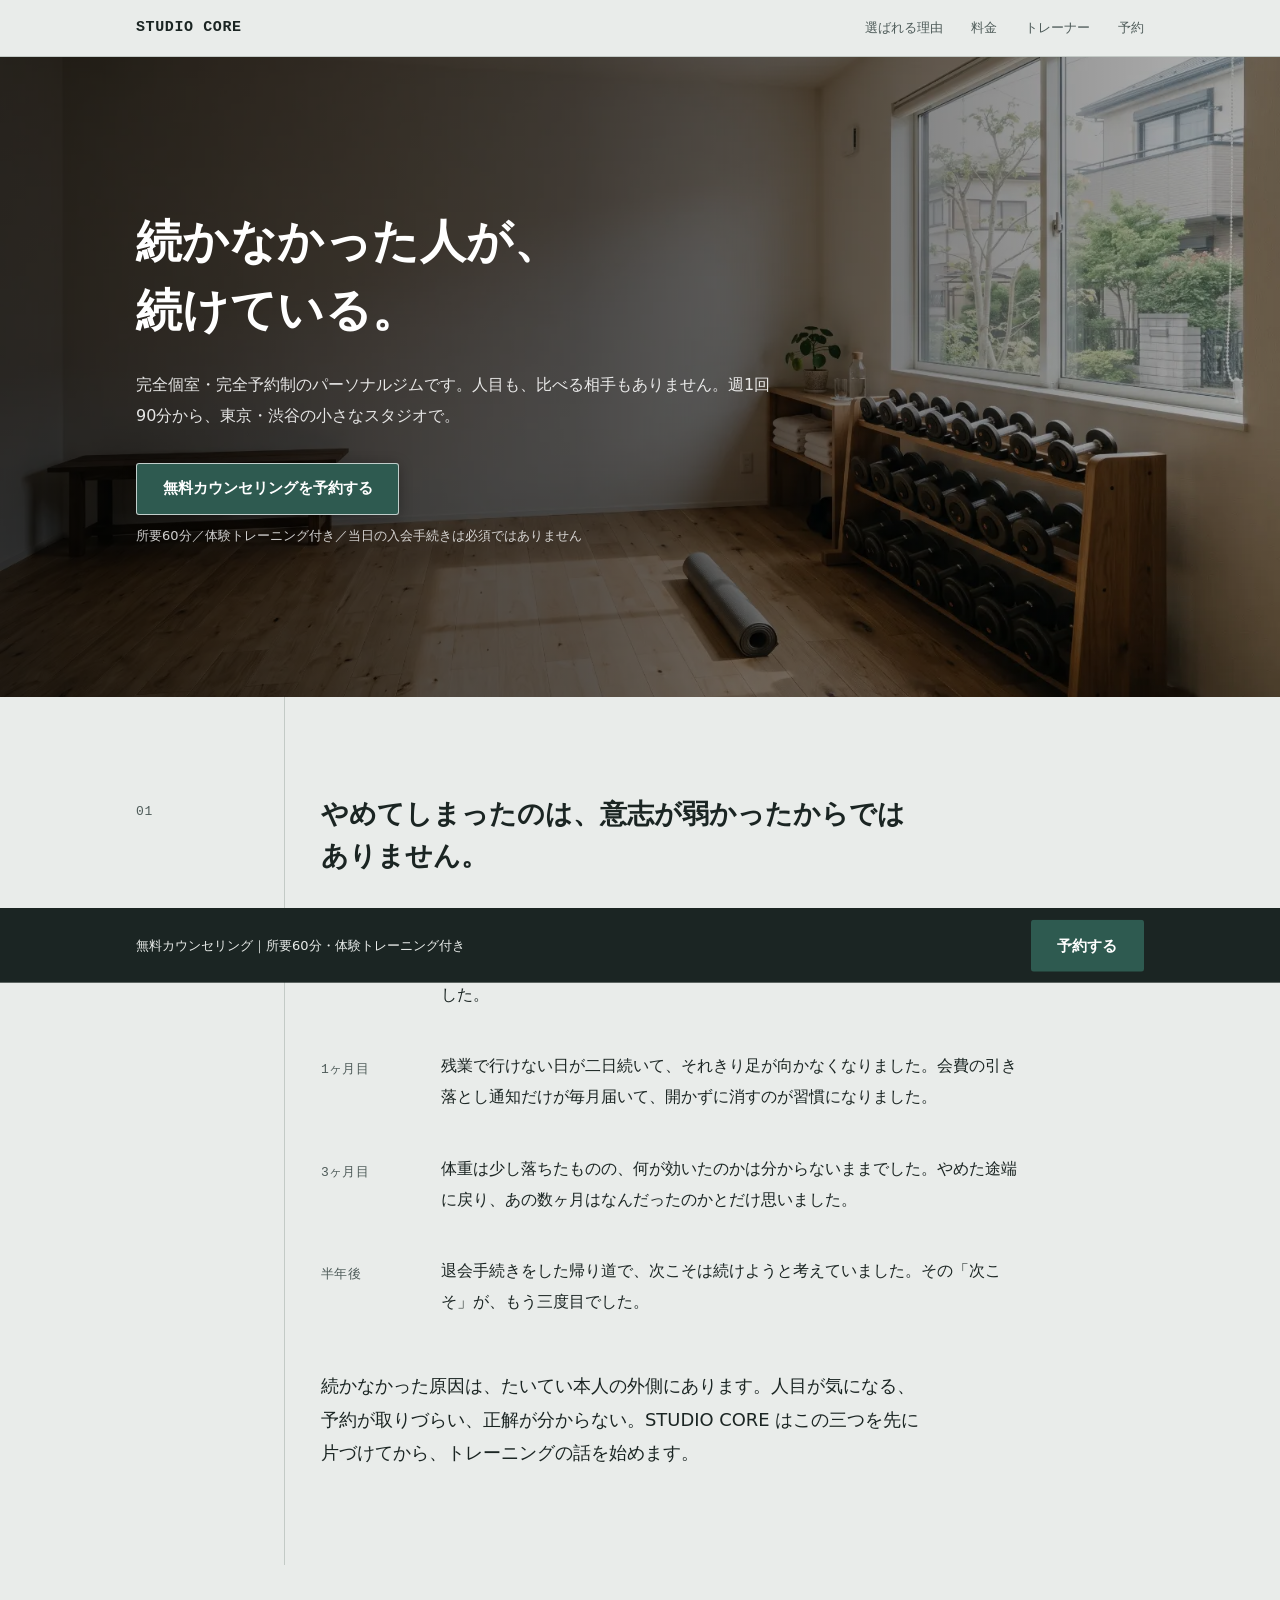
<file: index.html>
<!doctype html>
<html lang="ja">
<head>
<meta charset="utf-8">
<meta name="viewport" content="width=device-width, initial-scale=1">
<title>STUDIO CORE｜続かなかった人のための完全個室パーソナルジム（東京・渋谷）</title>
<meta name="description" content="ジム通いが続かなかった30〜40代のための完全個室・完全予約制のパーソナルジム。人目のない個室と専属トレーナー担当制で、週1回から無理なく続けられます。無料カウンセリングの予約はオンラインで完結。">
<link rel="canonical" href="https://wada3333.github.io/studio-core-lp/">
<link rel="icon" href="assets/favicon.svg" type="image/svg+xml">
<meta name="theme-color" content="#e9eceA">

<meta property="og:type" content="website">
<meta property="og:site_name" content="STUDIO CORE">
<meta property="og:title" content="STUDIO CORE｜続かなかった人のための完全個室パーソナルジム">
<meta property="og:description" content="人目も、比べる相手もない完全個室。続かなかった理由の方から片づける、東京・渋谷のパーソナルジムです。">
<meta property="og:url" content="https://wada3333.github.io/studio-core-lp/">
<meta property="og:image" content="https://wada3333.github.io/studio-core-lp/assets/images/hero.webp">
<meta property="og:locale" content="ja_JP">
<meta name="twitter:card" content="summary_large_image">
<meta name="twitter:title" content="STUDIO CORE｜続かなかった人のための完全個室パーソナルジム">
<meta name="twitter:description" content="人目も、比べる相手もない完全個室。続かなかった理由の方から片づける、東京・渋谷のパーソナルジムです。">
<meta name="twitter:image" content="https://wada3333.github.io/studio-core-lp/assets/images/hero.webp">

<link rel="preload" as="image" href="assets/images/hero.webp"
      imagesrcset="assets/images/hero-800.webp 800w, assets/images/hero-1200.webp 1200w, assets/images/hero.webp 1600w"
      imagesizes="100vw" fetchpriority="high">

<!-- Cloudflare Turnstile（予約フォームのスパム対策）。data-sitekey は公開値で、
     config.js の TURNSTILE_SITE_KEY と同じ値にすること。シークレットキーはここには置かない
     （GAS側で PropertiesService のスクリプトプロパティから取得する）。
     async のみを指定している（defer も付けると HTML 仕様上 async が優先され defer は
     無視される。両方書くと実態と食い違うため async 単独にしている）。
     このスクリプトは他の defer スクリプト（js/booking.js 等）の実行より先に
     取得でき次第すぐ実行され得る前提で、js/booking.js 側はその前提で
     タイミングに依存しない実装にしてある（該当箇所のコメント参照）。 -->
<script src="https://challenges.cloudflare.com/turnstile/v0/api.js" async></script>

<!-- ===========================================================
     Critical CSS（css/critical.css のインライン展開。編集時は両方を更新すること）
     残りの CSS は下の preload で非同期に読み込む。
     =========================================================== -->
<style>
:root{
  --paper:#e9eceA;--panel:#f7f8f7;--ink:#1b2523;--muted:#4f5c5a;--line:#c3cac6;--accent:#2e5a50;
  --font-sans:system-ui,-apple-system,"Hiragino Kaku Gothic ProN","Hiragino Sans","Yu Gothic","Yu Gothic UI","Noto Sans JP",Meiryo,sans-serif;
  --font-num:ui-monospace,"SFMono-Regular","Cascadia Mono",Menlo,Consolas,"Courier New",monospace;
  --fs-h1:clamp(1.75rem,5.2vw,2.875rem);--fs-h2:clamp(1.3125rem,2.6vw,1.6875rem);--fs-h3:clamp(1.0625rem,1.4vw,1.1875rem);
  --fs-body:1rem;--fs-small:.8125rem;
  --rail:148px;--measure:40rem;--page-max:68rem;--gutter:clamp(1.25rem,4vw,2.5rem);--sec-space:clamp(3.5rem,8vw,6rem);
}
@media (max-width:47.99em){:root{--rail:2.75rem}}
*,*::before,*::after{box-sizing:border-box}
html{-webkit-text-size-adjust:100%}
body{margin:0;background:var(--paper);color:var(--ink);font-family:var(--font-sans);font-size:var(--fs-body);line-height:1.95;text-underline-offset:.2em}
h1,h2,h3,.faq summary,.receipt__amount{font-feature-settings:"palt" 1}
h1,h2,h3,p,ul,ol,figure,blockquote,dl,dd{margin:0}
img{display:block;max-width:100%;height:auto}
a{color:inherit}
button,input,select,textarea{font:inherit;color:inherit}
:focus-visible{outline:2px solid var(--accent);outline-offset:3px;border-radius:2px}
.skip-link{position:absolute;left:var(--gutter);top:0;z-index:100;padding:.6rem 1rem;background:var(--accent);color:#fff;text-decoration:none;transform:translateY(-150%)}
.skip-link:focus{transform:translateY(0)}
.visually-hidden{position:absolute!important;width:1px;height:1px;margin:-1px;padding:0;overflow:hidden;clip:rect(0 0 0 0);clip-path:inset(50%);white-space:nowrap;border:0}
.num{font-family:var(--font-num);font-variant-numeric:tabular-nums;letter-spacing:0}
.wrap{max-width:var(--page-max);margin-inline:auto;padding-inline:var(--gutter)}
.site-head{border-bottom:1px solid var(--line)}
.site-head__inner{display:flex;align-items:center;justify-content:space-between;gap:1rem;min-height:3.5rem}
.wordmark{font-family:var(--font-num);font-size:.9375rem;letter-spacing:.04em;font-weight:600;text-decoration:none}
.site-nav{display:flex;gap:clamp(.75rem,3vw,1.75rem);font-size:var(--fs-small)}
.site-nav a{color:var(--muted);text-decoration:none;padding-block:.5rem}
.site-nav a:hover{color:var(--ink);text-decoration:underline}
.btn{display:inline-block;border:1px solid transparent;border-radius:3px;padding:.9rem 1.6rem;font-size:.9375rem;font-weight:600;line-height:1.4;text-align:center;text-decoration:none;cursor:pointer;background:var(--accent);color:#fff}
.btn:hover{background:color-mix(in srgb,var(--accent) 84%,var(--ink))}
.btn:disabled{background:var(--muted);cursor:not-allowed;opacity:.72}
.btn--ghost{background:transparent;color:var(--ink);border-color:var(--line)}
.btn--ghost:hover{background:var(--panel);border-color:var(--muted)}
.btn--small{padding:.55rem 1rem;font-size:var(--fs-small)}
.btn-note{display:block;margin-top:.65rem;font-size:var(--fs-small);color:var(--muted);line-height:1.7}
.hero{position:relative;isolation:isolate;padding-block:clamp(3.5rem,10vw,6.5rem);display:flex;align-items:center;overflow:hidden;min-height:min(78vh,40rem);min-height:min(78svh,40rem)}@media (max-width:74.99em){.hero{min-height:min(88vh,155vw);min-height:min(88svh,155vw);align-items:flex-end;padding-block:clamp(3rem,8vw,4.5rem) clamp(2.5rem,7vw,4rem)}}
.hero__media{position:absolute;inset:0;z-index:-1;background:var(--panel)}
.hero__media img{width:100%;height:100%;object-fit:cover}
.hero__media img,.hero__video{transform:scaleX(-1);object-position:10% 50%}.hero__media::after{content:"";position:absolute;inset:0;background:linear-gradient(to top,rgba(0,0,0,.8) 0%,rgba(0,0,0,.68) 45%,rgba(0,0,0,.12) 100%),linear-gradient(to right,rgba(0,0,0,.3),rgba(0,0,0,0))}@media (min-width:75em){.hero__media img,.hero__video{object-position:50% 50%}.hero__media::after{background:linear-gradient(to right,rgba(0,0,0,.74) 0%,rgba(0,0,0,.66) 45%,rgba(0,0,0,.28) 100%)}}.hero__inner{width:100%}.hero__copy{position:relative;z-index:1;width:min(100%,41rem)}.hero .btn{border-color:rgba(255,255,255,.7);box-shadow:0 2px 14px rgba(0,0,0,.3)}.hero__title{font-size:var(--fs-h1);line-height:1.5;font-weight:600;letter-spacing:.01em;max-width:18em}
.hero__lead{margin-top:1.5rem;max-width:var(--measure)}
.hero__actions{margin-top:2rem}.hero__title{color:#fff}.hero__lead{color:rgba(255,255,255,.88)}.hero__actions .btn-note{color:rgba(255,255,255,.8)}
.sec{display:grid;grid-template-columns:var(--rail) minmax(0,1fr);align-items:start}
.sec__index{font-family:var(--font-num);font-size:var(--fs-small);color:var(--muted);padding-top:calc(var(--sec-space) + .35rem);padding-right:1rem;letter-spacing:.06em}
.sec__body{border-left:1px solid var(--line);padding:var(--sec-space) 0 var(--sec-space) clamp(1.25rem,3vw,2.25rem);min-width:0}
.sec__title{font-size:var(--fs-h2);line-height:1.55;font-weight:600;max-width:22em}
.sec__lead{margin-top:1.25rem;max-width:var(--measure);color:var(--muted)}
.timeline{margin-top:2.5rem;display:grid;gap:clamp(1.75rem,4vw,2.5rem);max-width:44rem}.timeline__item{display:grid;grid-template-columns:6.5rem minmax(0,1fr);gap:0 1rem}.timeline__when{font-family:var(--font-num);font-size:var(--fs-small);color:var(--muted);padding-top:.45rem;letter-spacing:.02em}.timeline__text{margin:0}.empathy__close{margin-top:clamp(2.5rem,5vw,3.25rem);max-width:38rem;font-size:var(--fs-h3);line-height:1.85}@media (max-width:40em){.timeline__item{grid-template-columns:1fr;gap:.25rem}.timeline__when{padding-top:0}}
#empathy,#reasons,#pricing,#trainers,#voices,#booking,#faq,.site-foot{content-visibility:auto}
#empathy{contain-intrinsic-size:auto 1050px}#reasons{contain-intrinsic-size:auto 1950px}#pricing{contain-intrinsic-size:auto 1650px}#trainers{contain-intrinsic-size:auto 1100px}#voices{contain-intrinsic-size:auto 900px}#booking{contain-intrinsic-size:auto 560px}#faq{contain-intrinsic-size:auto 630px}.site-foot{contain-intrinsic-size:auto 450px}
.sticky-cta{position:fixed;left:0;right:0;bottom:0;z-index:50;background:var(--ink);color:var(--paper);border-top:1px solid var(--ink);transform:translateY(110%);transition:transform .28s ease;will-change:transform}
.sticky-cta.is-visible{transform:translateY(0)}
.sticky-cta__inner{display:flex;align-items:center;justify-content:space-between;gap:1rem;padding-block:.7rem}
.sticky-cta__text{font-size:var(--fs-small);line-height:1.6;margin:0}
.sticky-cta .btn{flex:none}
.sticky-cta :focus-visible{outline-color:var(--paper)}
@media (prefers-reduced-motion:reduce){*,*::before,*::after{animation-duration:.001ms!important;animation-iteration-count:1!important;transition-duration:.001ms!important;scroll-behavior:auto!important}}
</style>

<link rel="preload" href="css/main.css" as="style" onload="this.onload=null;this.rel='stylesheet'">
<noscript><link rel="stylesheet" href="css/main.css"></noscript>

<script type="application/ld+json">
{
  "@context": "https://schema.org",
  "@type": "ExerciseGym",
  "name": "STUDIO CORE",
  "description": "続かなかった人のための完全個室・完全予約制パーソナルジム。専属トレーナー担当制と食事サポートで、週1回から続けられる設計にしています。",
  "url": "https://wada3333.github.io/studio-core-lp/",
  "image": "https://wada3333.github.io/studio-core-lp/assets/images/hero.webp",
  "telephone": "+81-3-0000-0000",
  "priceRange": "￥￥",
  "address": {
    "@type": "PostalAddress",
    "streetAddress": "○○ 1-2-3 コアビル 4F",
    "addressLocality": "渋谷区",
    "addressRegion": "東京都",
    "postalCode": "150-0000",
    "addressCountry": "JP"
  },
  "openingHoursSpecification": [{
    "@type": "OpeningHoursSpecification",
    "dayOfWeek": ["Monday", "Tuesday", "Thursday", "Friday", "Saturday", "Sunday"],
    "opens": "10:00",
    "closes": "21:00"
  }],
  "makesOffer": [
    { "@type": "Offer", "name": "ライト（週1回・3ヶ月）", "price": "33000", "priceCurrency": "JPY" },
    { "@type": "Offer", "name": "スタンダード（週2回・3ヶ月）", "price": "59400", "priceCurrency": "JPY" },
    { "@type": "Offer", "name": "コミット（週2回・6ヶ月）", "price": "52800", "priceCurrency": "JPY" }
  ]
}
</script>
<script type="application/ld+json">
{
  "@context": "https://schema.org",
  "@type": "FAQPage",
  "mainEntity": [
    { "@type": "Question", "name": "運動経験がまったくありません。ついていけますか。",
      "acceptedAnswer": { "@type": "Answer", "text": "ご入会の8割が運動経験のない方です。初回は可動域と生活リズムの確認だけで終わることもあります。負荷は3回目以降から少しずつ足していきます。" } },
    { "@type": "Question", "name": "他の利用者と顔を合わせますか。",
      "acceptedAnswer": { "@type": "Answer", "text": "トレーニングルームは完全個室で、更衣も個室内で完結します。前後の予約の間に15分の間隔を設けているため、他のお客様と顔を合わせることはありません。" } },
    { "@type": "Question", "name": "予約の変更やキャンセルはできますか。",
      "acceptedAnswer": { "@type": "Answer", "text": "前日21時までのご連絡で無料で振替できます。当日のキャンセルは1回分の消化となりますが、体調不良の場合はこの限りではありません。" } },
    { "@type": "Question", "name": "食事は制限されますか。",
      "acceptedAnswer": { "@type": "Answer", "text": "禁止食は設けません。食事サポートは記録に対して選択肢を足していく形式です。外食や飲み会の予定を先に共有していただければ、その前後で調整します。" } },
    { "@type": "Question", "name": "途中で通えなくなった場合はどうなりますか。",
      "acceptedAnswer": { "@type": "Answer", "text": "月単位で休会できます（休会中の月会費は不要、事務手数料1,100円）。残ったセッションは有効期限内であれば再開後に消化いただけます。" } },
    { "@type": "Question", "name": "無料カウンセリングでは何をしますか。",
      "acceptedAnswer": { "@type": "Answer", "text": "所要60分です。これまで続かなかった状況の聞き取り、体組成の測定、20分程度の体験トレーニングを行います。その場での入会手続きは必須ではありません。" } }
  ]
}
</script>
</head>
<body>
<a class="skip-link" href="#main">本文へスキップ</a>

<header class="site-head">
  <div class="wrap site-head__inner">
    <a class="wordmark" href="#main">STUDIO&nbsp;CORE</a>
    <nav class="site-nav" aria-label="ページ内メニュー">
      <a href="#reasons">選ばれる理由</a>
      <a href="#pricing">料金</a>
      <a href="#trainers">トレーナー</a>
      <a href="#booking">予約</a>
    </nav>
  </div>
</header>

<main id="main">

  <!-- ============================ ヒーロー ============================ -->
  <section class="hero" aria-labelledby="hero-title">
    <!-- 背景。装飾なので alt は空にし、内容は本文で伝える。
         動画は js/ui.js が「広い画面 かつ prefers-reduced-motion でない」場合にだけ、
         load 後に生成して再生する（モバイルでは読み込まない／LCPを妨げない）。 -->
    <div class="hero__media"
         data-video="assets/video/hero-loop.mp4"
         data-poster="assets/images/hero.webp">
      <img src="assets/images/hero.webp"
           srcset="assets/images/hero-800.webp 800w, assets/images/hero-1200.webp 1200w, assets/images/hero.webp 1600w"
           sizes="100vw"
           width="1600" height="893" alt="" fetchpriority="high" decoding="async">
    </div>
    <div class="wrap hero__inner">
      <!-- 局所スクリムをテキストの実幅に合わせるためのラッパー -->
      <div class="hero__copy">
        <h1 class="hero__title" id="hero-title">続かなかった人が、<br>続けている。</h1>
        <p class="hero__lead">完全個室・完全予約制のパーソナルジムです。人目も、比べる相手もありません。週1回90分から、東京・渋谷の小さなスタジオで。</p>
        <p class="hero__actions">
          <a class="btn" href="#booking" data-cta="hero">無料カウンセリングを予約する</a>
          <span class="btn-note">所要60分／体験トレーニング付き／当日の入会手続きは必須ではありません</span>
        </p>
      </div>
    </div>
  </section>

  <!-- ======================= 01 共感パート ========================== -->
  <section class="sec wrap" id="empathy" aria-labelledby="empathy-title">
    <p class="sec__index" aria-hidden="true">01</p>
    <div class="sec__body">
      <h2 class="sec__title" id="empathy-title">やめてしまったのは、意志が弱かったからではありません。</h2>
      <div class="timeline">
        <div class="timeline__item">
          <p class="timeline__when">入会1週目</p>
          <p class="timeline__text">はりきってマシンの使い方を覚えようとしたけれど、周りは慣れた人ばかりでした。順番を待つあいだ、自分だけが場違いな気がして、鏡のない隅を探していました。</p>
        </div>
        <div class="timeline__item">
          <p class="timeline__when">1ヶ月目</p>
          <p class="timeline__text">残業で行けない日が二日続いて、それきり足が向かなくなりました。会費の引き落とし通知だけが毎月届いて、開かずに消すのが習慣になりました。</p>
        </div>
        <div class="timeline__item">
          <p class="timeline__when">3ヶ月目</p>
          <p class="timeline__text">体重は少し落ちたものの、何が効いたのかは分からないままでした。やめた途端に戻り、あの数ヶ月はなんだったのかとだけ思いました。</p>
        </div>
        <div class="timeline__item">
          <p class="timeline__when">半年後</p>
          <p class="timeline__text">退会手続きをした帰り道で、次こそは続けようと考えていました。その「次こそ」が、もう三度目でした。</p>
        </div>
      </div>
      <p class="empathy__close">続かなかった原因は、たいてい本人の外側にあります。人目が気になる、予約が取りづらい、正解が分からない。STUDIO CORE はこの三つを先に片づけてから、トレーニングの話を始めます。</p>
    </div>
  </section>

  <!-- ======================= 02 選ばれる理由 ======================== -->
  <section class="sec wrap" id="reasons" aria-labelledby="reasons-title">
    <p class="sec__index" aria-hidden="true">02</p>
    <div class="sec__body">
      <h2 class="sec__title" id="reasons-title">続けるための条件を、先に整えました。</h2>
      <p class="sec__lead">設備の豪華さではなく、通えなくなる理由をひとつずつ潰す方向で設計しています。</p>

      <div class="reasons">
        <article class="reason">
          <p class="reason__no" aria-hidden="true">01</p>
          <h3 class="reason__title">完全個室。着替えから測定まで、部屋を出ません。</h3>
          <p class="reason__text">トレーニングルームは一室ずつ独立していて、同じ時間に他の方が入ることはありません。更衣もシャワーも室内で完結します。体組成の測定値をその場で口に出されるのが苦手な方には、紙とアプリだけで共有する運用にも変更できます。</p>
          <figure class="reason__media media">
            <img src="assets/images/reason-1.webp" width="1200" height="896" alt="木のドアが閉じられた個室のトレーニングルーム。窓からの自然光の下に、パワーラックとベンチ、床のヨガマットが一組だけ置かれている" loading="lazy" decoding="async">
          </figure>
        </article>

        <article class="reason">
          <p class="reason__no" aria-hidden="true">02</p>
          <h3 class="reason__title">担当は最後まで同じトレーナーです。</h3>
          <p class="reason__text">前回お話しした内容を説明し直すことも、体調の事情を毎回伝え直すこともありません。担当は入会時に決まり、変更を希望されない限り契約期間を通して替わりません。</p>
          <figure class="reason__media media">
            <img src="assets/images/reason-2.webp" width="1200" height="896" alt="個室で向かい合って椅子に座り、タブレットを膝に置いたトレーナーが利用者の話を聞いている様子" loading="lazy" decoding="async">
          </figure>
        </article>

        <article class="reason">
          <p class="reason__no" aria-hidden="true">03</p>
          <h3 class="reason__title">食事は、禁止ではなく順番を変えるところから。</h3>
          <p class="reason__text">食事サポート（オプション）をご利用の場合、食べてはいけないものは設けません。写真を送っていただければ、翌朝までに「次に足すもの」を一つだけ返します。飲み会や出張の予定を先に共有していただければ、その週の配分をこちらで組み替えます。制限を守れなかった記憶を増やさないことを優先しています。</p>
          <figure class="reason__media media">
            <img src="assets/images/reason-3.webp" width="1200" height="896" alt="木のテーブルに並んだ和定食（焼き魚・味噌汁・白米・小鉢）のそばで、食事記録アプリを開いたスマートフォンを持つ手元" loading="lazy" decoding="async">
          </figure>
        </article>
      </div>
    </div>
  </section>

  <!-- ==================== 03 料金＋シミュレーター ==================== -->
  <section class="sec wrap" id="pricing" aria-labelledby="pricing-title">
    <p class="sec__index" aria-hidden="true">03</p>
    <div class="sec__body">
      <h2 class="sec__title" id="pricing-title">料金は3プラン。組み合わせはその場で計算できます。</h2>
      <p class="sec__lead">表の3プランが基本の組み合わせです。週3回や12ヶ月など、表にない組み合わせも承っており、下の料金シミュレーターで金額を確認できます。入会金 22,000円は、無料カウンセリング当日にご入会の場合は無料になります。</p>

      <div class="plan-table-wrap">
        <table class="plan-table" role="table">
          <caption>基本プラン（税込・月額）</caption>
          <thead role="rowgroup">
            <tr role="row">
              <th role="columnheader" scope="col">プラン</th>
              <th role="columnheader" scope="col">週回数</th>
              <th role="columnheader" scope="col">期間</th>
              <th role="columnheader" scope="col">月額</th>
              <th role="columnheader" scope="col" class="summary">向いている方</th>
            </tr>
          </thead>
          <tbody role="rowgroup">
            <tr role="row">
              <th role="rowheader" scope="row">ライト</th>
              <td role="cell" class="price" data-label="週回数">週1回</td>
              <td role="cell" class="price" data-label="期間">3ヶ月</td>
              <td role="cell" class="price" data-label="月額">33,000円</td>
              <td role="cell" class="summary" data-label="向いている方">まず3ヶ月、通えることを確かめたい方</td>
            </tr>
            <tr role="row">
              <th role="rowheader" scope="row">スタンダード</th>
              <td role="cell" class="price" data-label="週回数">週2回</td>
              <td role="cell" class="price" data-label="期間">3ヶ月</td>
              <td role="cell" class="price" data-label="月額">59,400円</td>
              <td role="cell" class="summary" data-label="向いている方">体の変化を実感まで持っていきたい方</td>
            </tr>
            <tr role="row">
              <th role="rowheader" scope="row">コミット</th>
              <td role="cell" class="price" data-label="週回数">週2回</td>
              <td role="cell" class="price" data-label="期間">6ヶ月</td>
              <td role="cell" class="price" data-label="月額">52,800円</td>
              <td role="cell" class="summary" data-label="向いている方">半年かけて習慣にしたい方（月額が最も下がります）</td>
            </tr>
          </tbody>
        </table>
      </div>
      <p class="plan-note">オプション：食事サポート +11,000円/月、パーソナルストレッチ +5,500円/月</p>

      <!-- 料金シミュレーター -->
      <div class="sim">
        <form id="sim-form" novalidate>
          <h3 class="sim__title" id="sim-title">料金シミュレーター</h3>
          <p class="sim__hint">週回数・期間・オプションを選ぶと、右の伝票がその場で書き換わります。</p>

          <fieldset>
            <legend>週の回数</legend>
            <div class="choices" id="sim-frequency"></div>
          </fieldset>

          <fieldset>
            <legend>契約期間</legend>
            <div class="choices" id="sim-months"></div>
          </fieldset>

          <fieldset>
            <legend>オプション</legend>
            <div class="checks" id="sim-options"></div>
          </fieldset>

          <fieldset>
            <legend>入会金</legend>
            <div class="checks">
              <label class="check" for="sim-waiver">
                <input type="checkbox" id="sim-waiver" name="waiver" checked>
                <span>無料カウンセリング当日に入会する
                  <small>入会金 22,000円が無料になります。外すと総額に加算されます。</small>
                </span>
              </label>
            </div>
          </fieldset>
        </form>

        <div class="receipt" id="sim-receipt" aria-labelledby="sim-title">
          <p class="receipt__head">選択中のプラン<b class="receipt__plan" id="sim-plan-name">—</b></p>
          <dl class="receipt__rows" id="sim-rows"></dl>
          <div class="receipt__total" aria-live="polite">
            <p class="receipt__total-label">月額（税込）</p>
            <strong class="receipt__amount"><span id="sim-monthly">—</span><span>円</span></strong>
            <p class="receipt__sub" id="sim-sub"></p>
          </div>
          <p class="receipt__actions">
            <a class="btn" href="#booking" data-cta="pricing">この内容で無料カウンセリングへ</a>
          </p>
        </div>
      </div>
    </div>
  </section>

  <!-- ======================= 04 トレーナー ========================== -->
  <section class="sec wrap" id="trainers" aria-labelledby="trainers-title">
    <p class="sec__index" aria-hidden="true">04</p>
    <div class="sec__body">
      <h2 class="sec__title" id="trainers-title">担当する3人です。</h2>
      <p class="sec__lead">カウンセリングでのお話をもとに、通う曜日と相性で担当を決めます。指名も承ります。</p>

      <div class="people">
        <article class="person">
          <figure class="person__photo media">
            <img src="assets/images/trainer-1.webp" width="600" height="600" alt="トレーナー 佐倉湊のポートレート" loading="lazy" decoding="async">
          </figure>
          <div>
            <h3 class="person__name">佐倉 湊<span class="person__role">運動再開・腰まわりのケア</span></h3>
            <p class="person__word">「三日で終わった」と話す方を8年見てきました。入会してすぐは追い込みません。やめる理由を作らないことが、最初の1ヶ月の仕事だと思っています。</p>
            <p class="person__meta">担当実績 620名／NSCA-CPT</p>
          </div>
        </article>

        <article class="person">
          <figure class="person__photo media">
            <img src="assets/images/trainer-2.webp" width="600" height="600" alt="トレーナー 東千尋のポートレート" loading="lazy" decoding="async">
          </figure>
          <div>
            <h3 class="person__name">東 千尋<span class="person__role">食事設計・生活リズム</span></h3>
            <p class="person__word">外食が多い方ほど、削るより足すほうがうまくいきます。コンビニで買えるものだけで組み直すこともよくあります。</p>
            <p class="person__meta">担当実績 480名／管理栄養士</p>
          </div>
        </article>

        <article class="person">
          <figure class="person__photo media">
            <img src="assets/images/trainer-3.webp" width="600" height="600" alt="トレーナー 宮園岳のポートレート" loading="lazy" decoding="async">
          </figure>
          <div>
            <h3 class="person__name">宮園 岳<span class="person__role">姿勢改善・デスクワークの疲労</span></h3>
            <p class="person__word">重さを扱う前に、座り方と呼吸を整えます。肩と腰が軽くなると、次の予約を入れやすくなります。</p>
            <p class="person__meta">担当実績 350名／理学療法士</p>
          </div>
        </article>
      </div>
    </div>
  </section>

  <!-- ======================= 05 お客様の声 ========================== -->
  <section class="sec wrap" id="voices" aria-labelledby="voices-title">
    <p class="sec__index" aria-hidden="true">05</p>
    <div class="sec__body">
      <h2 class="sec__title" id="voices-title">通われている方の話です。</h2>

      <div class="voices">
        <figure class="voice">
          <blockquote><p>過去に2回やめています。ここでは初回に「行けない週があっても回数を繰り越せる」と言われたのが大きかったです。出張の週は振替にしてもらい、7ヶ月で一度も途切れていません。階段で息が上がらなくなった頃から、休日に子どもと出かける回数が増えました。</p></blockquote>
          <figcaption><b>38歳・会社員（システム開発）</b>／通われて7ヶ月／週2回</figcaption>
        </figure>

        <figure class="voice">
          <blockquote><p>体重より先に、朝起きる時間が安定しました。夜のトレーニング後に食べすぎるのが悩みでしたが、食事の写真を送ると翌朝に一行だけ返信が来る形式で、責められている感じがしません。数字は5ヶ月で6kg落ちましたが、それよりスーツのウエストが緩んで、朝の着替えが億劫でなくなったことが自分では大きいです。</p></blockquote>
          <figcaption><b>42歳・会社員（法人営業）</b>／通われて5ヶ月／週2回</figcaption>
        </figure>

        <figure class="voice">
          <blockquote><p>大手のジムで人目が気になって続かなかったクチです。個室で、担当も同じ方のまま。前回の話を繰り返さなくていいので、通うことに気力を使わなくなりました。10ヶ月経って、今は週1回に落として続けています。</p></blockquote>
          <figcaption><b>34歳・会社員（人事）</b>／通われて10ヶ月／週2回→週1回</figcaption>
        </figure>
      </div>
      <p class="plan-note">※ 掲載は本人の許諾を得たものです。効果には個人差があります。</p>
    </div>
  </section>

  <!-- ==================== 06 無料カウンセリング予約 ================= -->
  <section class="sec wrap" id="booking" aria-labelledby="booking-title">
    <p class="sec__index" aria-hidden="true">06</p>
    <div class="sec__body">
      <h2 class="sec__title" id="booking-title">無料カウンセリングを予約する。</h2>
      <p class="sec__lead">所要60分。体験トレーニング（20分程度）を含みます。当日の入会手続きは必須ではありません。持ち物は不要です。</p>

      <div class="booking">
        <ol class="steps" id="booking-steps">
          <li data-step="1" aria-current="step">STEP 1　日付</li>
          <li data-step="2">STEP 2　時間</li>
          <li data-step="3">STEP 3　お客様情報</li>
        </ol>

        <form id="booking-form" novalidate>
          <!-- ハニーポット：人間には見えない項目。ボットが自動入力すると GAS 側で拒否する。
               display:none だと「非表示要素は無視する」対策をしているボットがいるため、
               画面外へ飛ばす方式にしている。tabindex="-1" と aria-hidden="true" で
               キーボード操作・スクリーンリーダーの経路からも外す。 -->
          <input type="text" name="company_url" id="booking-company-url"
                 style="position:absolute;left:-9999px;width:1px;height:1px;overflow:hidden;"
                 tabindex="-1" autocomplete="off" aria-hidden="true">

          <!-- STEP 1 -->
          <div class="step" id="step-1">
            <h3 class="step__title" id="step-1-title" tabindex="-1">ご希望の日付を選ぶ</h3>
            <p class="step__hint">水曜定休です。翌日から60日先までご予約いただけます。</p>
            <div class="field">
              <label for="booking-date">希望日<span class="req">必須</span></label>
              <input type="date" id="booking-date" name="date" required autocomplete="off"
                     aria-describedby="booking-date-error">
              <span class="field__error" id="booking-date-error"></span>
            </div>
            <div class="status" id="slots-status" role="status" aria-live="polite"></div>
          </div>

          <!-- STEP 2 -->
          <div class="step" id="step-2" hidden>
            <h3 class="step__title" id="step-2-title" tabindex="-1">空いている時間を選ぶ</h3>
            <p class="step__hint">1枠90分。開始時刻を選んでください。</p>
            <fieldset class="field">
              <legend class="field__label">希望時間<span class="req">必須</span></legend>
              <div class="slots" id="slots" role="group" aria-describedby="booking-time-error"></div>
              <span class="field__error" id="booking-time-error"></span>
            </fieldset>
            <div class="form-actions">
              <button type="button" class="btn" id="to-step-3">この時間で進む</button>
              <button type="button" class="btn btn--ghost btn--small" id="back-to-step-1">日付を選び直す</button>
            </div>
          </div>

          <!-- STEP 3 -->
          <div class="step" id="step-3" hidden>
            <h3 class="step__title" id="step-3-title" tabindex="-1">お客様情報を入力する</h3>
            <p class="summary-box" id="booking-summary"></p>

            <div class="field">
              <label for="booking-name">お名前<span class="req">必須</span></label>
              <input type="text" id="booking-name" name="name" required autocomplete="name"
                     aria-describedby="booking-name-error">
              <span class="field__error" id="booking-name-error"></span>
            </div>

            <div class="field">
              <label for="booking-email">メールアドレス<span class="req">必須</span></label>
              <input type="email" id="booking-email" name="email" required autocomplete="email"
                     inputmode="email" aria-describedby="booking-email-error booking-email-hint">
              <span class="field__error" id="booking-email-error"></span>
              <span class="btn-note" id="booking-email-hint">予約確認をお送りします。宣伝メールは送りません。</span>
            </div>

            <div class="field">
              <label for="booking-tel">電話番号<span class="req">必須</span></label>
              <input type="tel" id="booking-tel" name="tel" required autocomplete="tel"
                     inputmode="tel" placeholder="09012345678" aria-describedby="booking-tel-error">
              <span class="field__error" id="booking-tel-error"></span>
            </div>

            <div class="field">
              <label for="booking-message">相談したいこと<span class="opt">任意</span></label>
              <textarea id="booking-message" name="message" rows="4"
                        aria-describedby="booking-message-error booking-message-hint"></textarea>
              <span class="field__error" id="booking-message-error"></span>
              <span class="btn-note" id="booking-message-hint">過去に続かなかったときの状況を書いていただけると、当日の話が早く進みます。</span>
            </div>

            <div class="status" id="submit-status" role="status" aria-live="polite"></div>

            <!-- Cloudflare Turnstile ウィジェット。sitekey は config.js の TURNSTILE_SITE_KEY と同じ値。
                 各コールバックは js/booking.js が window に定義する（トークン取得/失効/エラーで
                 送信ボタンの活性状態を切り替える）。 -->
            <div class="cf-turnstile" id="turnstile-widget"
                 data-sitekey="0x4AAAAAAExaLk9Ab67Q0ueS"
                 data-callback="scHandleTurnstileToken"
                 data-expired-callback="scHandleTurnstileExpired"
                 data-error-callback="scHandleTurnstileError"></div>

            <div class="form-actions">
              <button type="submit" class="btn" id="booking-submit" disabled>この内容で予約する</button>
              <button type="button" class="btn btn--ghost btn--small" id="back-to-step-2">時間を選び直す</button>
            </div>
          </div>
        </form>

        <!-- 完了表示 -->
        <div class="done" id="booking-done" hidden>
          <h3 class="done__title" id="booking-done-title" tabindex="-1">ご予約を受け付けました。</h3>
          <div class="done__body">
            <p id="booking-done-detail"></p>
            <p class="btn-note">確認メールをお送りしています。届かない場合は迷惑メールフォルダをご確認のうえ、お電話ください。日時の変更は前日21時まで承ります。</p>
          </div>
          <p class="done__id" id="booking-done-id"></p>
        </div>
      </div>
    </div>
  </section>

  <!-- ========================= 07 FAQ ============================== -->
  <section class="sec wrap" id="faq" aria-labelledby="faq-title">
    <p class="sec__index" aria-hidden="true">07</p>
    <div class="sec__body">
      <h2 class="sec__title" id="faq-title">よくあるご質問</h2>
      <div class="faq" id="faq-list">
        <details>
          <summary>運動経験がまったくありません。ついていけますか。</summary>
          <div class="faq__body"><p>ご入会の8割が運動経験のない方です。初回は可動域と生活リズムの確認だけで終わることもあります。負荷は3回目以降から少しずつ足していきます。</p></div>
        </details>
        <details>
          <summary>他の利用者と顔を合わせますか。</summary>
          <div class="faq__body"><p>トレーニングルームは完全個室で、更衣も個室内で完結します。前後の予約の間に15分の間隔を設けているため、他のお客様と顔を合わせることはありません。</p></div>
        </details>
        <details>
          <summary>予約の変更やキャンセルはできますか。</summary>
          <div class="faq__body"><p>前日21時までのご連絡で無料で振替できます。当日のキャンセルは1回分の消化となりますが、体調不良の場合はこの限りではありません。</p></div>
        </details>
        <details>
          <summary>食事は制限されますか。</summary>
          <div class="faq__body"><p>禁止食は設けません。食事サポートは、記録に対して選択肢を足していく形式です。外食や飲み会の予定を先に共有していただければ、その前後で調整します。</p></div>
        </details>
        <details>
          <summary>途中で通えなくなった場合はどうなりますか。</summary>
          <div class="faq__body"><p>月単位で休会できます（休会中の月会費は不要、事務手数料1,100円）。残ったセッションは有効期限内であれば再開後に消化いただけます。</p></div>
        </details>
        <details>
          <summary>無料カウンセリングでは何をしますか。</summary>
          <div class="faq__body"><p>所要60分です。これまで続かなかった状況の聞き取り、体組成の測定、20分程度の体験トレーニングを行います。その場での入会手続きは必須ではありません。<a href="#booking" data-cta="faq">予約フォームへ移動する</a></p></div>
        </details>
      </div>
    </div>
  </section>
</main>

<footer class="site-foot">
  <div class="wrap">
    <dl class="site-foot__grid">
      <div>
        <dt>STUDIO CORE</dt>
        <dd><address>東京都渋谷区○○ 1-2-3 コアビル 4F</address></dd>
        <dd>JR渋谷駅 新南口から徒歩6分</dd>
      </div>
      <div>
        <dt>営業時間</dt>
        <dd class="num">10:00 – 21:00（最終開始 19:00）</dd>
        <dd>定休日：水曜</dd>
      </div>
      <div>
        <dt>お問い合わせ</dt>
        <dd><a class="num" href="tel:0300000000">03-0000-0000</a></dd>
        <dd>受付は営業時間内のみ</dd>
      </div>
      <div>
        <dt>ご案内</dt>
        <dd>表示価格はすべて税込です</dd>
        <dd>本サイトは架空の店舗を題材にした制作実績です</dd>
      </div>
    </dl>
    <p class="site-foot__copy">© 2026 STUDIO CORE</p>
  </div>
</footer>

<!-- 追従CTA：ヒーローを抜けたら表示し、予約フォーム到達で隠す（IntersectionObserver 制御） -->
<div class="sticky-cta" id="sticky-cta" inert>
  <div class="wrap sticky-cta__inner">
    <p class="sticky-cta__text">無料カウンセリング｜所要60分・体験トレーニング付き</p>
    <a class="btn" href="#booking" data-cta="sticky">予約する</a>
  </div>
</div>

<!-- Microsoft Clarity: 下のコメントを外し CLARITY_ID を config.js に設定すると有効化されます
<script type="text/javascript">
  (function(c,l,a,r,i,t,y){
    c[a]=c[a]||function(){(c[a].q=c[a].q||[]).push(arguments)};
    t=l.createElement(r);t.async=1;t.src="https://www.clarity.ms/tag/"+i;
    y=l.getElementsByTagName(r)[0];y.parentNode.insertBefore(t,y);
  })(window, document, "clarity", "script", window.SC_CONFIG.CLARITY_ID);
</script>
-->

<script src="config.js" defer></script>
<script src="js/analytics.js" defer></script>
<script src="js/simulator.js" defer></script>
<script src="js/ui.js" defer></script>
<script src="js/booking.js" defer></script>
</body>
</html>
</file>
<file: css/main.css>
/* ===========================================================================
   STUDIO CORE / main.css
   critical.css の後に非同期で読み込まれる分（ファーストビュー外のスタイル）
   =========================================================================== */

/* --- 共通パーツ ------------------------------------------------------ */

.lede {
  max-width: var(--measure);
  margin-top: 1.5rem;
}

.rule {
  border: 0;
  border-top: 1px solid var(--line);
  margin: 0;
}

.media {
  background: var(--panel);
  border-radius: 3px;
  overflow: hidden;
}

.media img {
  width: 100%;
  height: auto;
  object-fit: cover;
}

/* 画像の縦横比は width / height 属性（実ファイルの比率）で決まるので、
   CSS 側で aspect-ratio を上書きしない。トリミングもCLSも発生しない。 */

figcaption {
  margin-top: 0.6rem;
  font-size: var(--fs-small);
  color: var(--muted);
  line-height: 1.7;
}

/* --- 02 選ばれる理由 ---------------------------------------------------
   各項目は「番号 → 見出し → 本文 → 画像」の1ブロック。
   ブロック内の全要素は左端を揃え、本文と画像は同じ計測幅（65ch）に収める。
   余白は 見出し→本文 < 本文→画像 < ブロック間 の順に広くしている。 */

.reasons {
  --reason-measure: 65ch;
  margin-top: clamp(2.5rem, 5vw, 3.25rem);
  display: grid;
  gap: clamp(4rem, 9vw, 6.5rem); /* ブロック間（最大の余白） */
}

.reason {
  max-width: var(--reason-measure);
}

.reason__no {
  font-family: var(--font-num);
  font-size: var(--fs-small);
  letter-spacing: 0.08em;
  color: var(--muted);
}

/* 上限は指定どおり 1.5rem。狭い画面では 1.25rem まで落としている。
   固定 1.5rem にすると、375px でセクション見出し（--fs-h2 = 21px）を
   項目見出し（24px）が上回り、階層が逆転するため。 */
.reason__title {
  margin-top: 0.5rem;
  font-size: clamp(1.25rem, 1.9vw, 1.5rem);
  line-height: 1.55;
  font-weight: 600;
}

.reason__text {
  margin-top: 1rem; /* 見出し→本文（最小の余白） */
  max-width: var(--reason-measure);
  line-height: 1.8;
}

.reason__media {
  margin-top: 2.25rem; /* 本文→画像（中間の余白） */
  max-width: var(--reason-measure);
}

/* 画像は全項目で同じ幅・同じ左端・同じ縦横比。実ファイルが 1200x896 のため
   4:3 を採用しており、cover によるトリミングはごく僅かで済む。 */
.reason__media img {
  width: 100%;
  aspect-ratio: 4 / 3;
  object-fit: cover;
}

/* --- 03 料金 --------------------------------------------------------- */

.plan-table-wrap {
  margin-top: 2rem;
  overflow-x: auto;
}

.plan-table {
  width: 100%;
  min-width: 34rem;
  border-collapse: collapse;
  text-align: left;
  background: var(--panel);
}

.plan-table caption {
  text-align: left;
  font-size: var(--fs-small);
  color: var(--muted);
  padding-bottom: 0.6rem;
}

.plan-table th,
.plan-table td {
  border-bottom: 1px solid var(--line);
  padding: 0.85rem 1rem;
  vertical-align: top;
  line-height: 1.7;
}

.plan-table thead th {
  font-size: var(--fs-small);
  font-weight: 600;
  color: var(--muted);
  white-space: nowrap;
}

.plan-table tbody th {
  font-weight: 600;
  white-space: nowrap;
}

.plan-table .price {
  font-family: var(--font-num);
  font-variant-numeric: tabular-nums;
  white-space: nowrap;
}

.plan-table .summary {
  color: var(--muted);
  font-size: var(--fs-small);
  min-width: 14rem;
}

.plan-table tbody tr:last-child th,
.plan-table tbody tr:last-child td {
  border-bottom: 0;
}

.plan-note {
  margin-top: 1rem;
  font-size: var(--fs-small);
  color: var(--muted);
}

/* --- 料金シミュレーター（伝票組み） ---------------------------------- */

.sim {
  margin-top: clamp(2.5rem, 6vw, 3.5rem);
  display: grid;
  grid-template-columns: minmax(0, 1fr) minmax(0, 20rem);
  gap: clamp(1.5rem, 4vw, 2.5rem);
  align-items: start;
}

@media (max-width: 52em) {
  .sim {
    grid-template-columns: 1fr;
  }
}

.sim__title {
  font-size: var(--fs-h3);
  font-weight: 600;
}

.sim__hint {
  margin-top: 0.5rem;
  font-size: var(--fs-small);
  color: var(--muted);
}

.sim fieldset {
  border: 0;
  border-top: 1px solid var(--line);
  margin: 1.5rem 0 0;
  padding: 1.1rem 0 0;
}

.sim legend {
  padding: 0;
  font-size: var(--fs-small);
  font-weight: 600;
  color: var(--muted);
}

.choices {
  display: flex;
  flex-wrap: wrap;
  gap: 0.5rem;
  margin-top: 0.85rem;
}

.choice {
  position: relative;
}

.choice input {
  position: absolute;
  inset: 0;
  opacity: 0;
  width: 100%;
  height: 100%;
  margin: 0;
  cursor: pointer;
}

.choice span {
  display: block;
  border: 1px solid var(--line);
  border-radius: 3px;
  padding: 0.5rem 0.95rem;
  background: var(--panel);
  font-size: 0.9375rem;
  line-height: 1.5;
  white-space: nowrap;
}

.choice input:checked + span {
  border-color: var(--accent);
  background: var(--accent);
  color: #fff;
  font-weight: 600;
}

.choice input:focus-visible + span {
  outline: 2px solid var(--accent);
  outline-offset: 3px;
}

.choice input:hover:not(:checked) + span {
  border-color: var(--muted);
}

.checks {
  display: grid;
  gap: 0.6rem;
  margin-top: 0.85rem;
}

.check {
  display: grid;
  grid-template-columns: auto minmax(0, 1fr);
  gap: 0.65rem;
  align-items: start;
  cursor: pointer;
  line-height: 1.7;
}

.check input {
  width: 1.05rem;
  height: 1.05rem;
  margin: 0.4rem 0 0;
  accent-color: var(--accent);
}

.check small {
  display: block;
  color: var(--muted);
  font-size: var(--fs-small);
}

/* 伝票（結果表示） */
.receipt {
  background: var(--panel);
  border: 1px solid var(--line);
  border-radius: 3px;
  padding: 1.25rem 1.35rem 1.4rem;
  position: sticky;
  top: 1rem;
}

.receipt__head {
  font-size: var(--fs-small);
  color: var(--muted);
  border-bottom: 1px solid var(--line);
  padding-bottom: 0.75rem;
}

.receipt__plan {
  display: block;
  margin-top: 0.2rem;
  color: var(--ink);
  font-size: 1rem;
  font-weight: 600;
}

.receipt__rows {
  margin: 0.9rem 0 0;
  font-size: var(--fs-small);
}

.receipt__row {
  display: flex;
  align-items: baseline;
  gap: 0.5rem;
  padding: 0.3rem 0;
}

.receipt__row dt {
  color: var(--muted);
  white-space: nowrap;
}

/* 伝票らしいリーダー罫（点線） */
.receipt__row::after {
  content: "";
  order: 1;
  flex: 1 1 auto;
  border-bottom: 1px dotted var(--line);
  transform: translateY(-0.25em);
}

.receipt__row dd {
  order: 2;
  margin: 0;
  font-family: var(--font-num);
  font-variant-numeric: tabular-nums;
  white-space: nowrap;
}

.receipt__total {
  margin-top: 1rem;
  border-top: 1px solid var(--line);
  padding-top: 0.9rem;
}

.receipt__total-label {
  font-size: var(--fs-small);
  color: var(--muted);
}

.receipt__amount {
  display: block;
  margin-top: 0.15rem;
  font-family: var(--font-num);
  font-variant-numeric: tabular-nums;
  font-size: clamp(1.6rem, 4.5vw, 2rem);
  font-weight: 600;
  line-height: 1.3;
}

.receipt__amount span {
  font-size: 0.9rem;
  font-weight: 400;
  margin-left: 0.15rem;
}

.receipt__sub {
  margin-top: 0.65rem;
  font-size: var(--fs-small);
  color: var(--muted);
  line-height: 1.75;
}

.receipt__actions {
  margin-top: 1.15rem;
}

.receipt__actions .btn {
  width: 100%;
}

/* --- 04 トレーナー：カードではなく横罫の行 --------------------------- */

.people {
  margin-top: 2.25rem;
  border-top: 1px solid var(--line);
}

.person {
  display: grid;
  grid-template-columns: 8.5rem minmax(0, 1fr);
  gap: clamp(1rem, 3vw, 2rem);
  padding: clamp(1.5rem, 3.5vw, 2rem) 0;
  border-bottom: 1px solid var(--line);
  align-items: start;
}

.person__photo img {
  width: 100%;
  height: auto;
  aspect-ratio: 1 / 1;
  object-fit: cover;
  border-radius: 3px;
  background: var(--panel);
}

.person__name {
  font-size: var(--fs-h3);
  font-weight: 600;
}

.person__role {
  display: block;
  margin-top: 0.2rem;
  font-size: var(--fs-small);
  color: var(--muted);
}

.person__word {
  margin-top: 0.85rem;
  max-width: 34rem;
}

.person__meta {
  margin-top: 0.75rem;
  font-size: var(--fs-small);
  color: var(--muted);
  font-family: var(--font-num);
}

@media (max-width: 34em) {
  .person {
    grid-template-columns: 5.5rem minmax(0, 1fr);
  }
}

/* --- 05 お客様の声 --------------------------------------------------- */

.voices {
  margin-top: 2.25rem;
  display: grid;
  gap: clamp(2rem, 5vw, 3rem);
  max-width: 44rem;
}

.voice {
  margin: 0;
  padding-left: 1.1rem;
  border-left: 2px solid var(--accent);
}

.voice p {
  margin: 0;
}

.voice figcaption {
  margin-top: 0.9rem;
  font-size: var(--fs-small);
  color: var(--muted);
}

.voice figcaption b {
  color: var(--ink);
  font-weight: 600;
}

/* --- 06 予約フォーム ------------------------------------------------- */

.booking {
  margin-top: 2.25rem;
  max-width: 40rem;
}

.steps {
  display: flex;
  flex-wrap: wrap;
  gap: 0.4rem 1.25rem;
  margin: 0 0 1.75rem;
  padding: 0;
  list-style: none;
  font-size: var(--fs-small);
  color: var(--muted);
  font-family: var(--font-num);
}

.steps li[aria-current="step"] {
  color: var(--accent);
  font-weight: 600;
}

.step {
  border-top: 1px solid var(--line);
  padding-top: 1.35rem;
  margin-top: 1.35rem;
}

.step:first-of-type {
  border-top: 0;
  padding-top: 0;
  margin-top: 0;
}

.step[hidden] {
  display: none;
}

.step__title {
  font-size: var(--fs-h3);
  font-weight: 600;
}

.step__title:focus-visible {
  outline: 2px solid var(--accent);
  outline-offset: 4px;
}

.step__hint {
  margin-top: 0.4rem;
  font-size: var(--fs-small);
  color: var(--muted);
}

.field {
  margin-top: 1.25rem;
}

.field > label,
.field__label {
  display: block;
  font-size: var(--fs-small);
  font-weight: 600;
  margin-bottom: 0.4rem;
}

.req {
  color: var(--accent);
  font-weight: 600;
  margin-left: 0.25rem;
}

.opt {
  color: var(--muted);
  font-weight: 400;
  margin-left: 0.25rem;
}

input[type="date"],
input[type="text"],
input[type="email"],
input[type="tel"],
textarea {
  width: 100%;
  background: var(--panel);
  border: 1px solid var(--line);
  border-radius: 3px;
  padding: 0.7rem 0.8rem;
  line-height: 1.6;
}

input[type="date"] {
  font-family: var(--font-num);
  max-width: 16rem;
}

textarea {
  resize: vertical;
  min-height: 6.5rem;
}

input:hover,
textarea:hover {
  border-color: var(--muted);
}

input[aria-invalid="true"],
textarea[aria-invalid="true"] {
  border-color: #8c2f22;
  border-width: 2px;
}

.field__error {
  display: block;
  margin-top: 0.4rem;
  font-size: var(--fs-small);
  color: #8c2f22;
  line-height: 1.7;
  min-height: 0;
}

.field__error:empty {
  display: none;
}

/* 空き枠 */
.slots {
  display: flex;
  flex-wrap: wrap;
  gap: 0.5rem;
  margin-top: 0.85rem;
}

.slots .choice span {
  font-family: var(--font-num);
  font-variant-numeric: tabular-nums;
  min-width: 5.25rem;
  text-align: center;
}

.status {
  margin-top: 1rem;
  font-size: var(--fs-small);
  line-height: 1.8;
  min-height: 0;
}

.status:empty {
  display: none;
}

.status--loading {
  color: var(--muted);
  display: flex;
  align-items: center;
  gap: 0.6rem;
}

.status--error {
  color: #8c2f22;
  background: #fbf1ef;
  border-left: 3px solid #8c2f22;
  padding: 0.7rem 0.9rem;
}

.status--empty {
  color: var(--muted);
  background: var(--panel);
  border-left: 3px solid var(--line);
  padding: 0.7rem 0.9rem;
}

.status__retry {
  margin-top: 0.6rem;
}

/* ローディングインジケータ（reduced-motion では点滅を止める） */
.spinner {
  width: 0.95rem;
  height: 0.95rem;
  flex: none;
  border: 2px solid var(--line);
  border-top-color: var(--accent);
  border-radius: 50%;
  animation: sc-spin 0.8s linear infinite;
}

@keyframes sc-spin {
  to {
    transform: rotate(360deg);
  }
}

@media (prefers-reduced-motion: reduce) {
  .spinner {
    animation: none;
    border-top-color: var(--accent);
    border-right-color: var(--accent);
  }
}

/* Cloudflare Turnstile ウィジェット。iframe を内包するため幅は固定で、
   縮小画面でも崩れないよう max-width で収めている。 */
.cf-turnstile {
  margin-top: 1.5rem;
  max-width: 100%;
  overflow: hidden;
}

.form-actions {
  margin-top: 1.75rem;
  display: flex;
  flex-wrap: wrap;
  gap: 0.75rem;
  align-items: center;
}

.summary-box {
  margin-top: 1.25rem;
  background: var(--panel);
  border: 1px solid var(--line);
  border-radius: 3px;
  padding: 0.9rem 1rem;
  font-size: var(--fs-small);
  line-height: 1.8;
}

.summary-box b {
  font-family: var(--font-num);
  font-variant-numeric: tabular-nums;
}

/* 完了表示 */
.done {
  border-top: 1px solid var(--line);
  padding-top: 1.75rem;
}

.done[hidden] {
  display: none;
}

.done__title {
  font-size: var(--fs-h2);
  font-weight: 600;
}

.done__body {
  margin-top: 1rem;
  max-width: var(--measure);
}

.done__id {
  margin-top: 1.25rem;
  font-family: var(--font-num);
  font-size: var(--fs-small);
  background: var(--panel);
  border: 1px solid var(--line);
  border-radius: 3px;
  padding: 0.7rem 0.9rem;
  display: inline-block;
}

/* --- 07 FAQ ---------------------------------------------------------- */

.faq {
  margin-top: 2rem;
  max-width: 44rem;
  border-top: 1px solid var(--line);
}

.faq details {
  border-bottom: 1px solid var(--line);
}

.faq summary {
  display: flex;
  gap: 0.75rem;
  align-items: baseline;
  padding: 1.1rem 0;
  cursor: pointer;
  font-weight: 600;
  list-style: none;
  line-height: 1.7;
}

.faq summary::-webkit-details-marker {
  display: none;
}

.faq summary::before {
  content: "＋";
  font-family: var(--font-num);
  color: var(--accent);
  flex: none;
  font-weight: 400;
}

.faq details[open] summary::before {
  content: "−";
}

.faq summary:hover {
  color: var(--accent);
}

.faq summary:focus-visible {
  outline: 2px solid var(--accent);
  outline-offset: -2px;
}

.faq__body {
  padding: 0 0 1.35rem 1.65rem;
  color: var(--muted);
  max-width: 40rem;
}

/* --- フッター -------------------------------------------------------- */

.site-foot {
  border-top: 1px solid var(--line);
  margin-top: var(--sec-space);
  padding-block: clamp(2.5rem, 6vw, 3.5rem) clamp(4.5rem, 9vw, 6rem);
  font-size: var(--fs-small);
  color: var(--muted);
  line-height: 1.9;
}

.site-foot__grid {
  display: grid;
  grid-template-columns: repeat(auto-fit, minmax(13rem, 1fr));
  gap: 1.75rem 2.5rem;
}

.site-foot dt {
  font-weight: 600;
  color: var(--ink);
}

.site-foot dd {
  margin: 0.2rem 0 0;
}

.site-foot__copy {
  margin-top: 2.5rem;
  font-family: var(--font-num);
  font-size: 0.75rem;
}

.site-foot address {
  font-style: normal;
}

/* --- ページを縦断するヘアラインの終端 -------------------------------------
   01 共感パートから 06 予約フォームまでを1本の線でつなぎ、FAQ 以降は切り離す。
   レイアウトを動かさないよう、線は消さずに色だけ透明にする。 */
#faq > .sec__body {
  border-left-color: transparent;
}

/* --- 料金表：狭い画面ではカード状に縦積みする ----------------------------
   role を明示しているため、display を変えても表としての読み上げは保たれる。 */
@media (max-width: 40em) {
  .plan-table-wrap {
    overflow-x: visible;
  }

  .plan-table {
    min-width: 0;
    background: transparent;
  }

  .plan-table thead {
    position: absolute;
    width: 1px;
    height: 1px;
    overflow: hidden;
    clip-path: inset(50%);
    white-space: nowrap;
  }

  .plan-table tbody tr {
    display: block;
    background: var(--panel);
    border: 1px solid var(--line);
    border-radius: 3px;
    padding: 0.9rem 1rem;
    margin-bottom: 0.75rem;
  }

  .plan-table tbody th,
  .plan-table tbody td {
    display: flex;
    gap: 0.75rem;
    justify-content: space-between;
    align-items: baseline;
    border-bottom: 0;
    padding: 0.15rem 0;
  }

  .plan-table tbody th {
    font-size: var(--fs-h3);
    padding-bottom: 0.5rem;
    margin-bottom: 0.4rem;
    border-bottom: 1px solid var(--line);
  }

  .plan-table tbody td::before {
    content: attr(data-label);
    color: var(--muted);
    font-size: var(--fs-small);
    flex: none;
  }

  .plan-table tbody td.summary {
    display: block;
    margin-top: 0.5rem;
    min-width: 0;
  }

  .plan-table tbody td.summary::before {
    display: block;
  }
}
</file>
